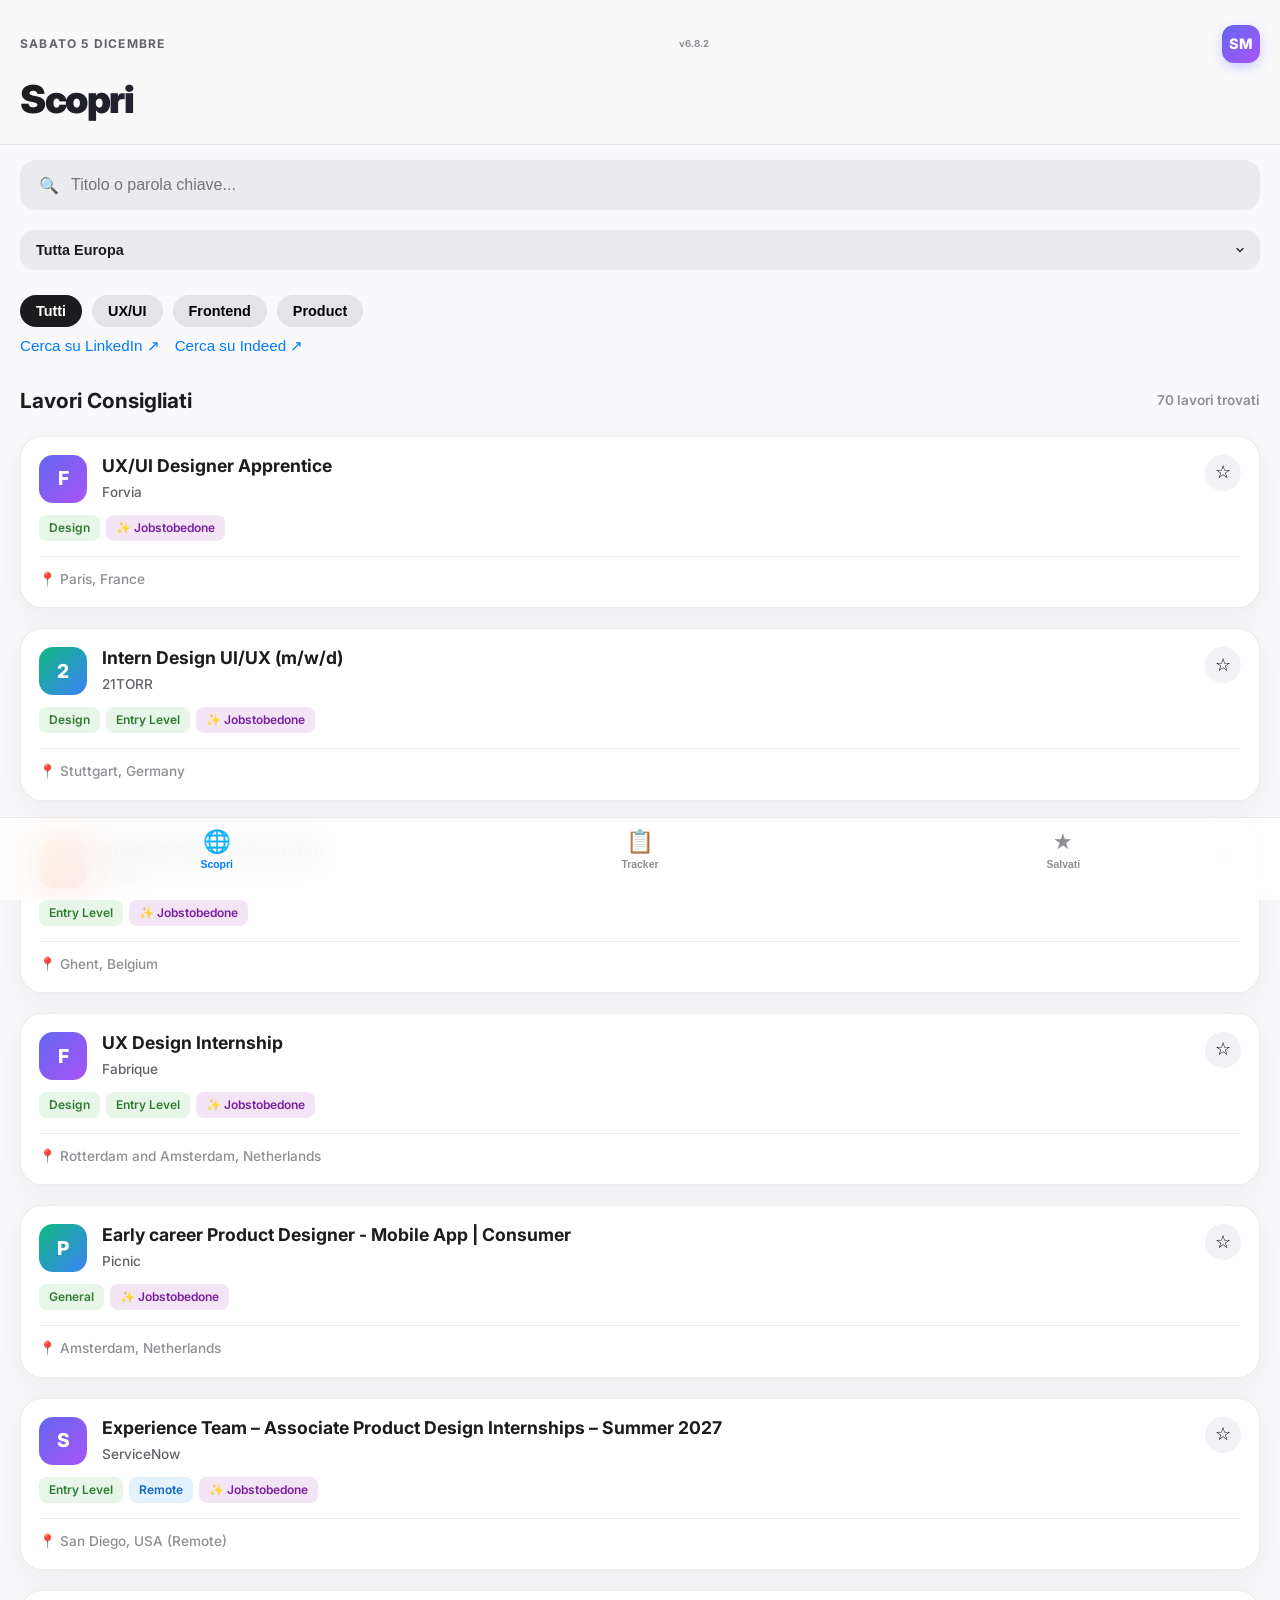
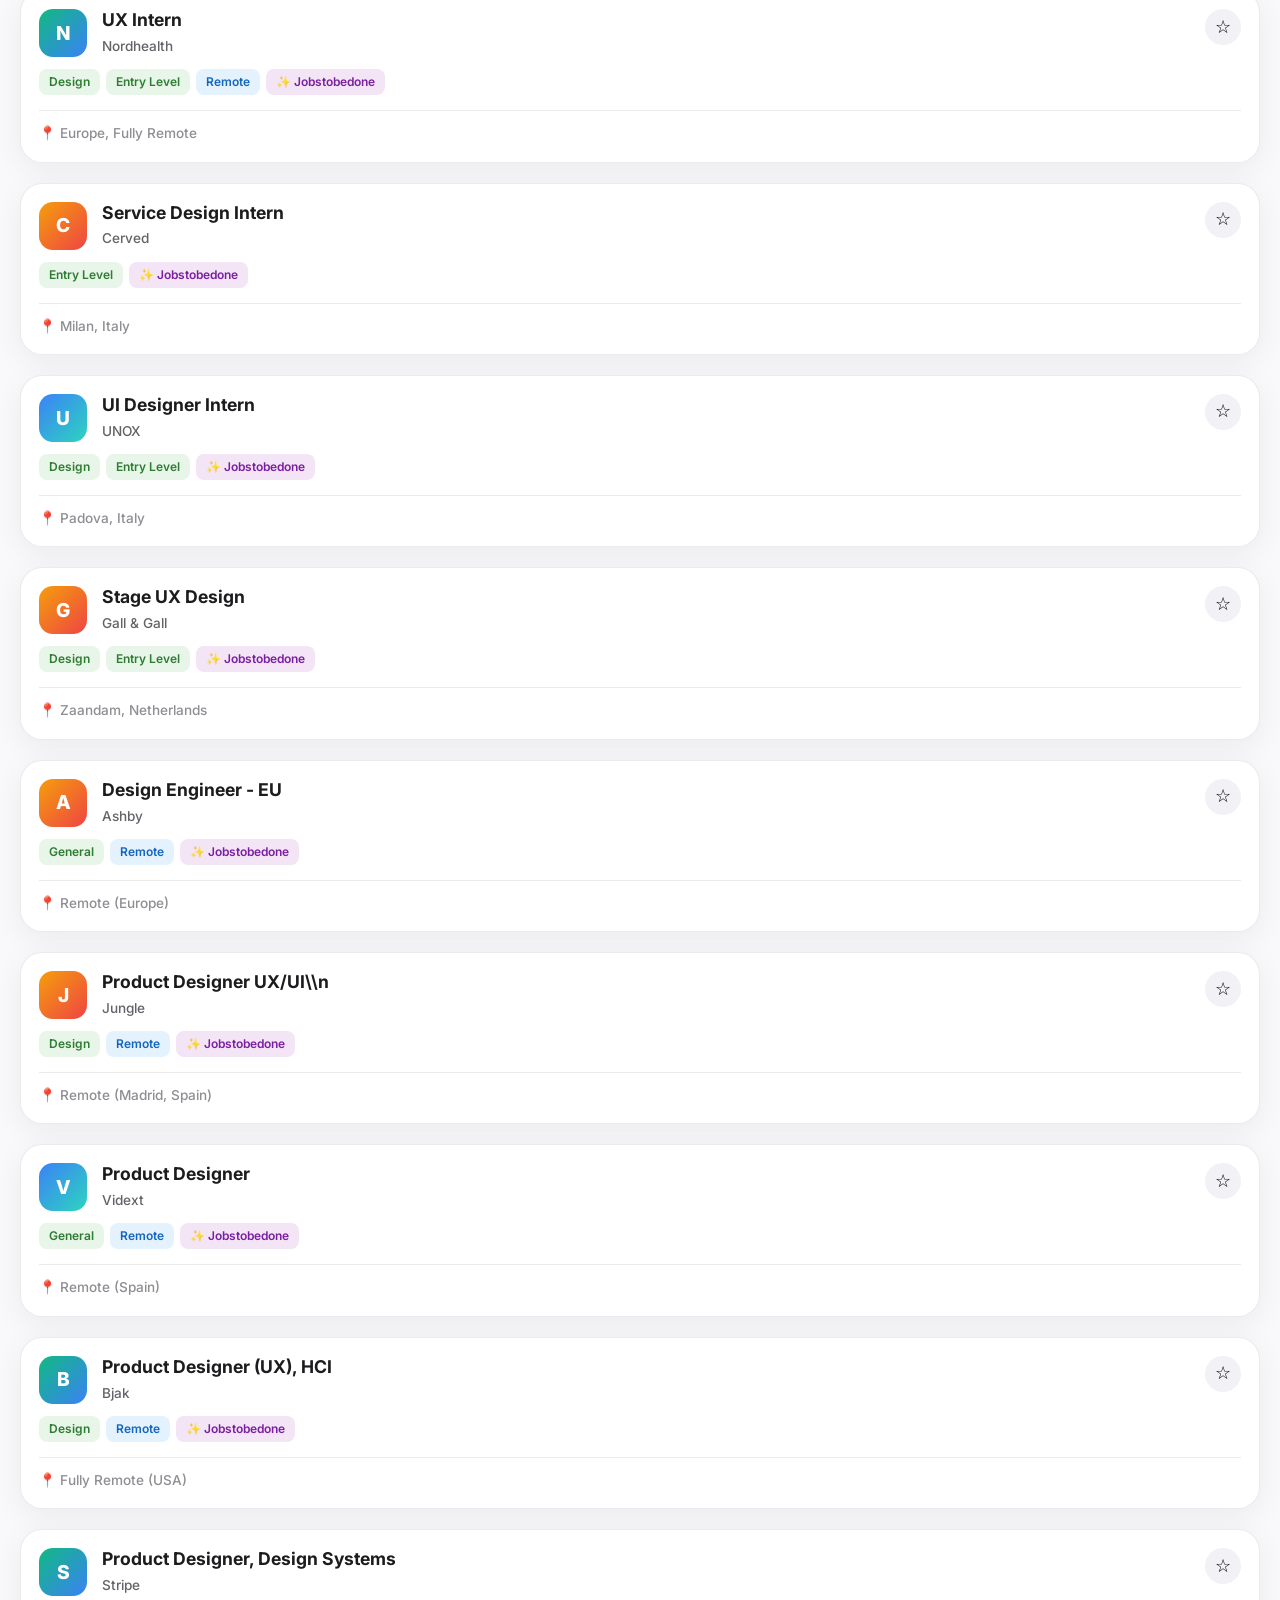
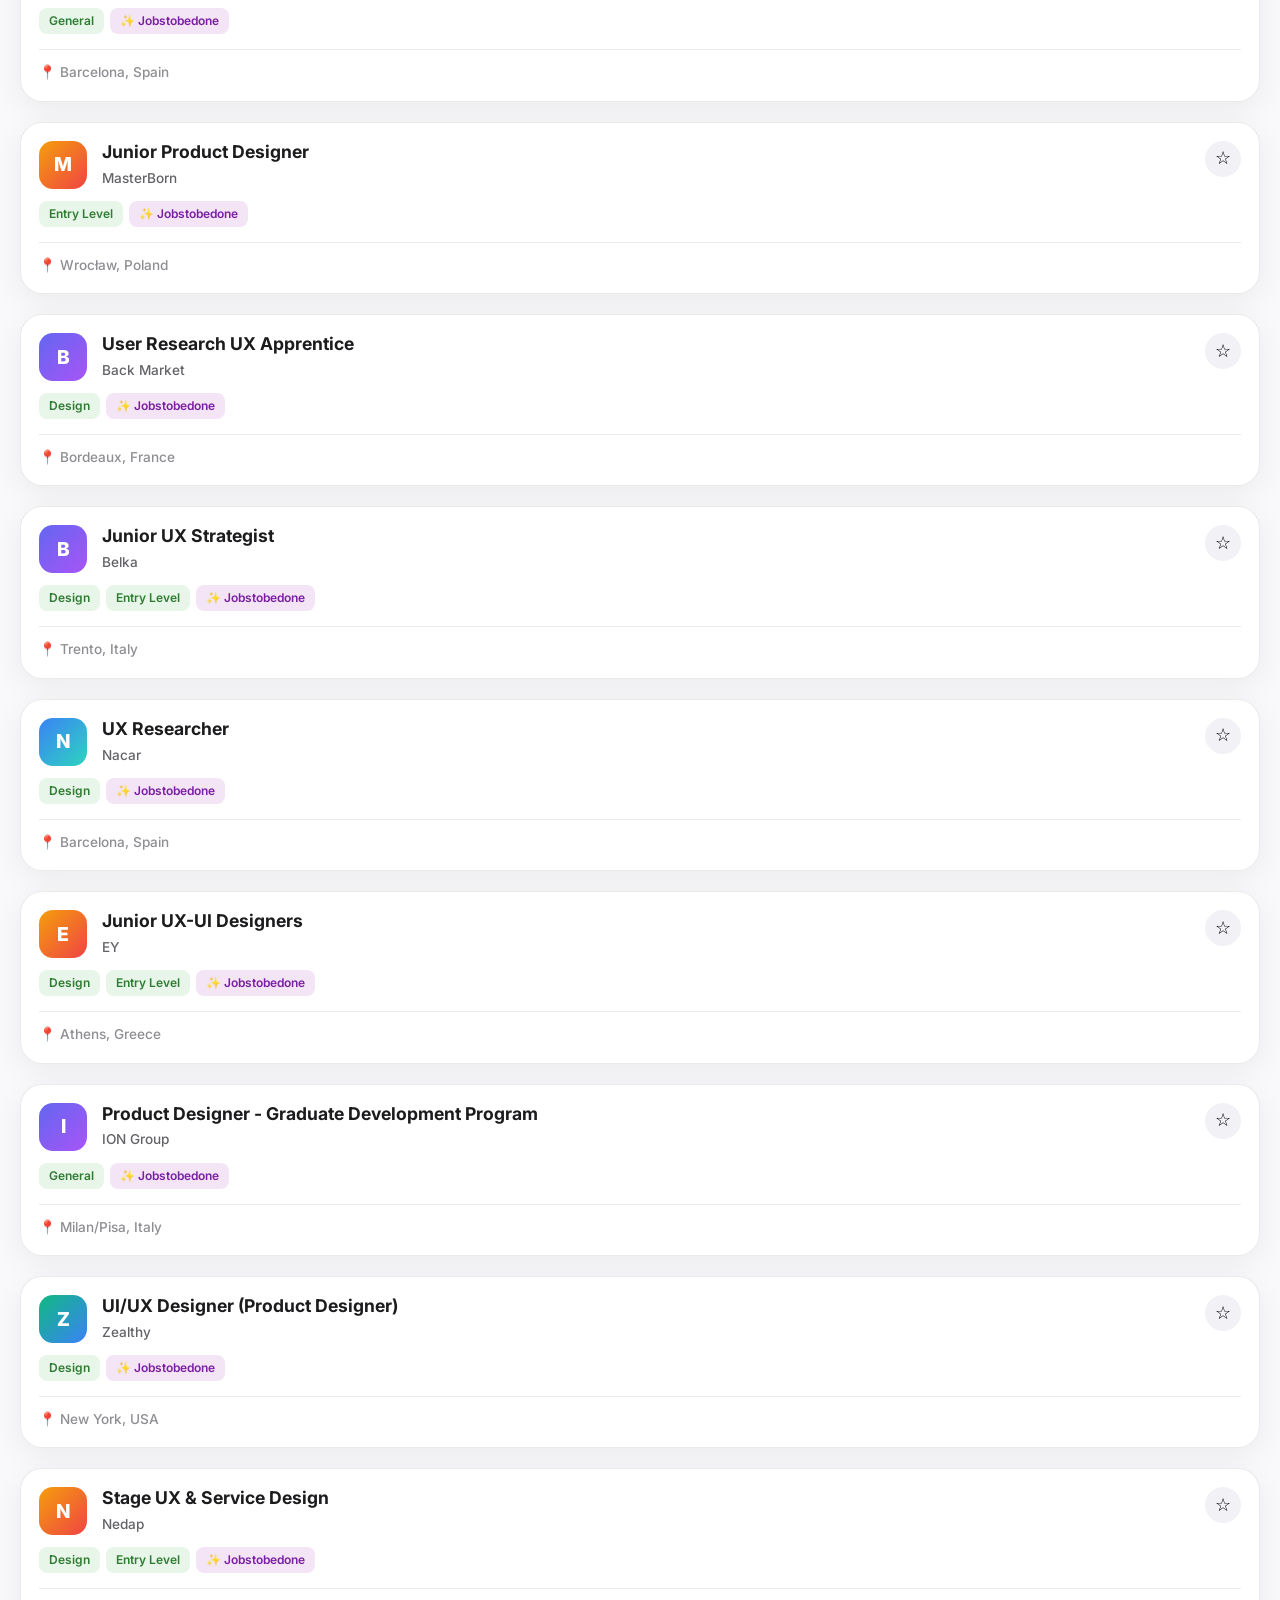
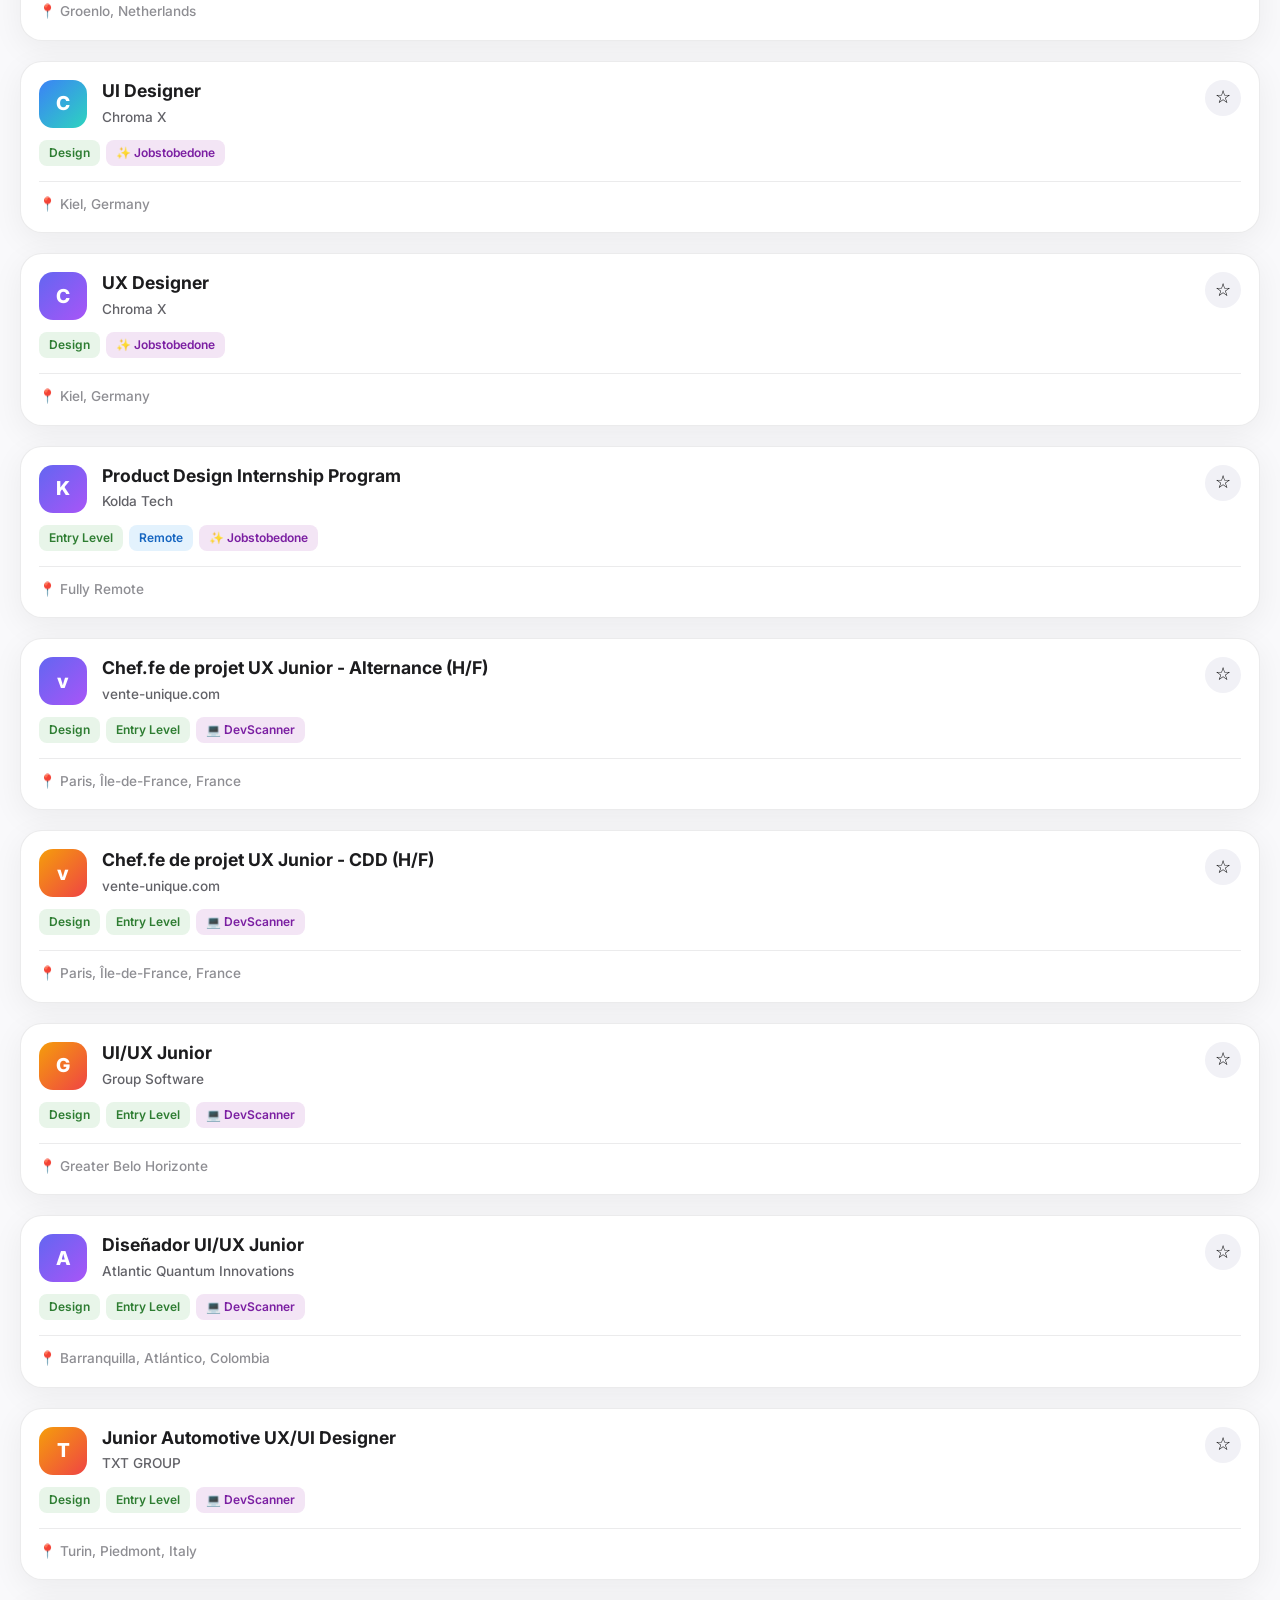
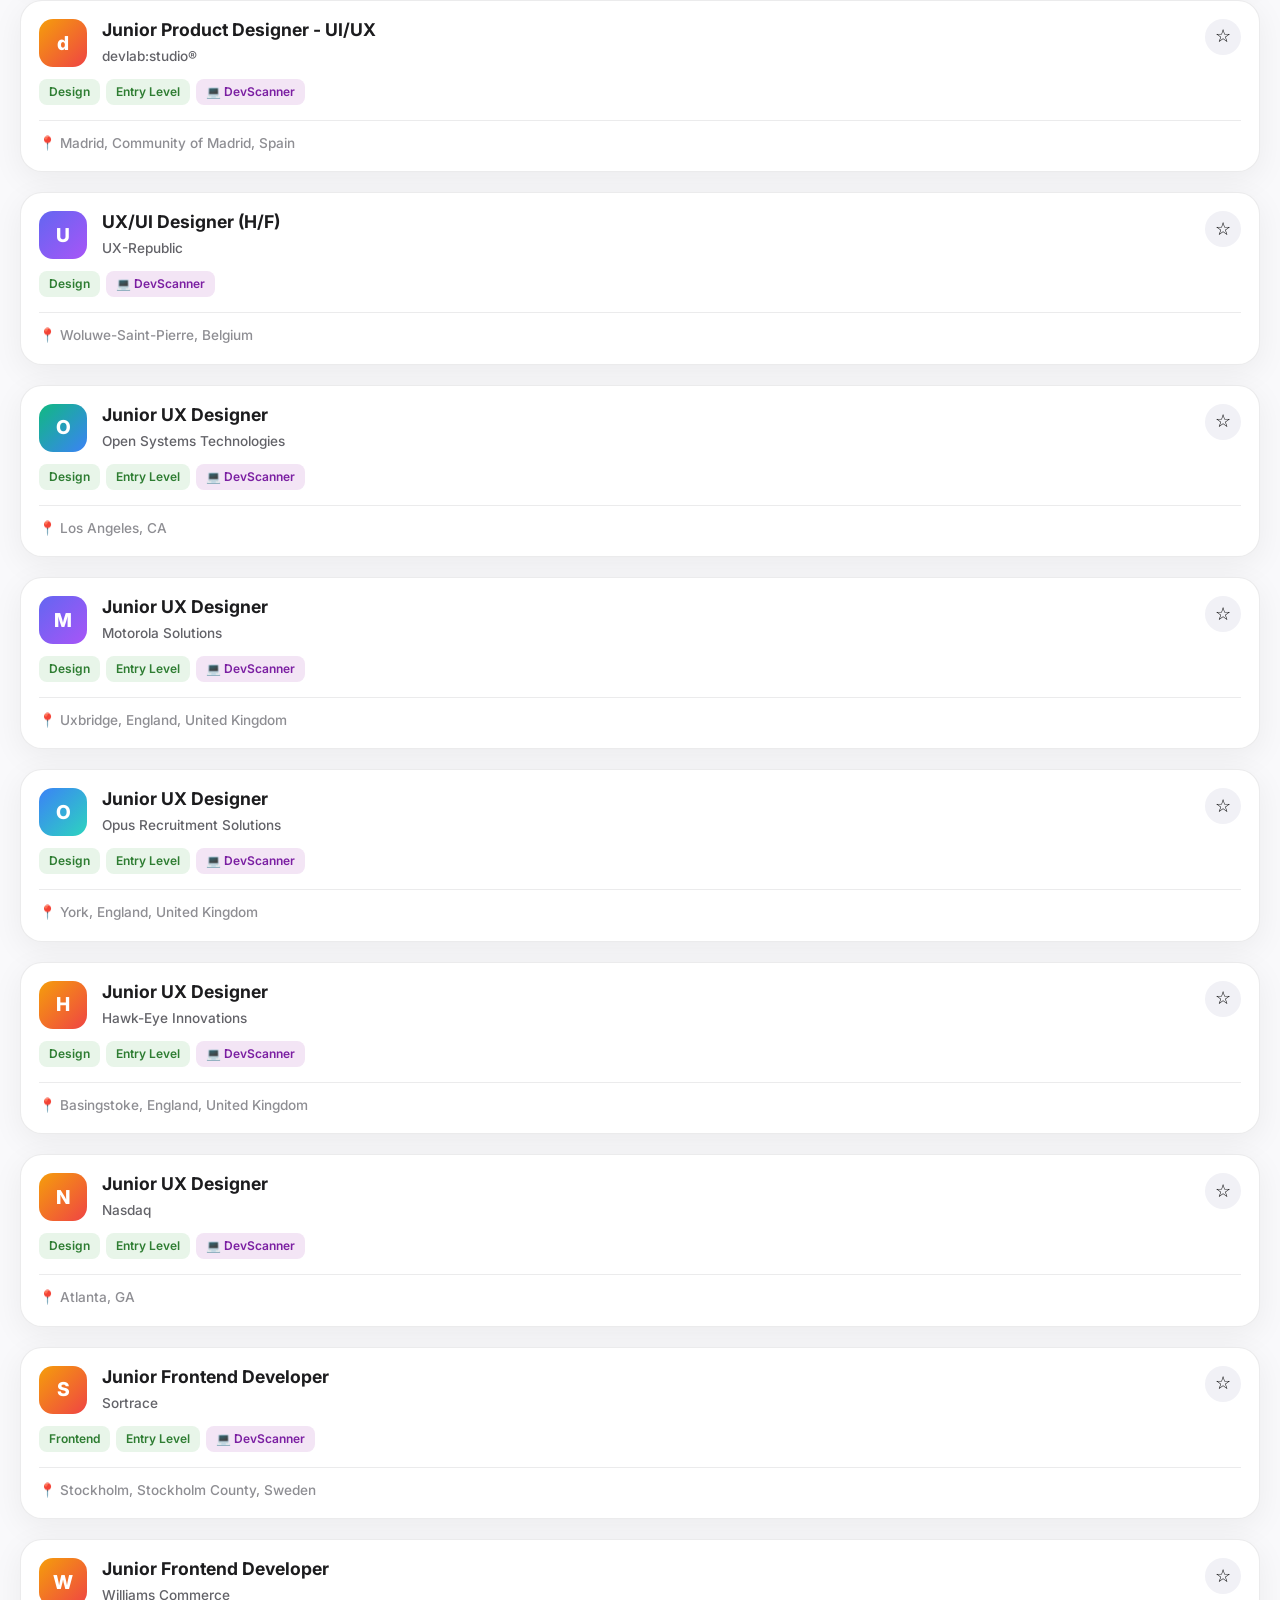
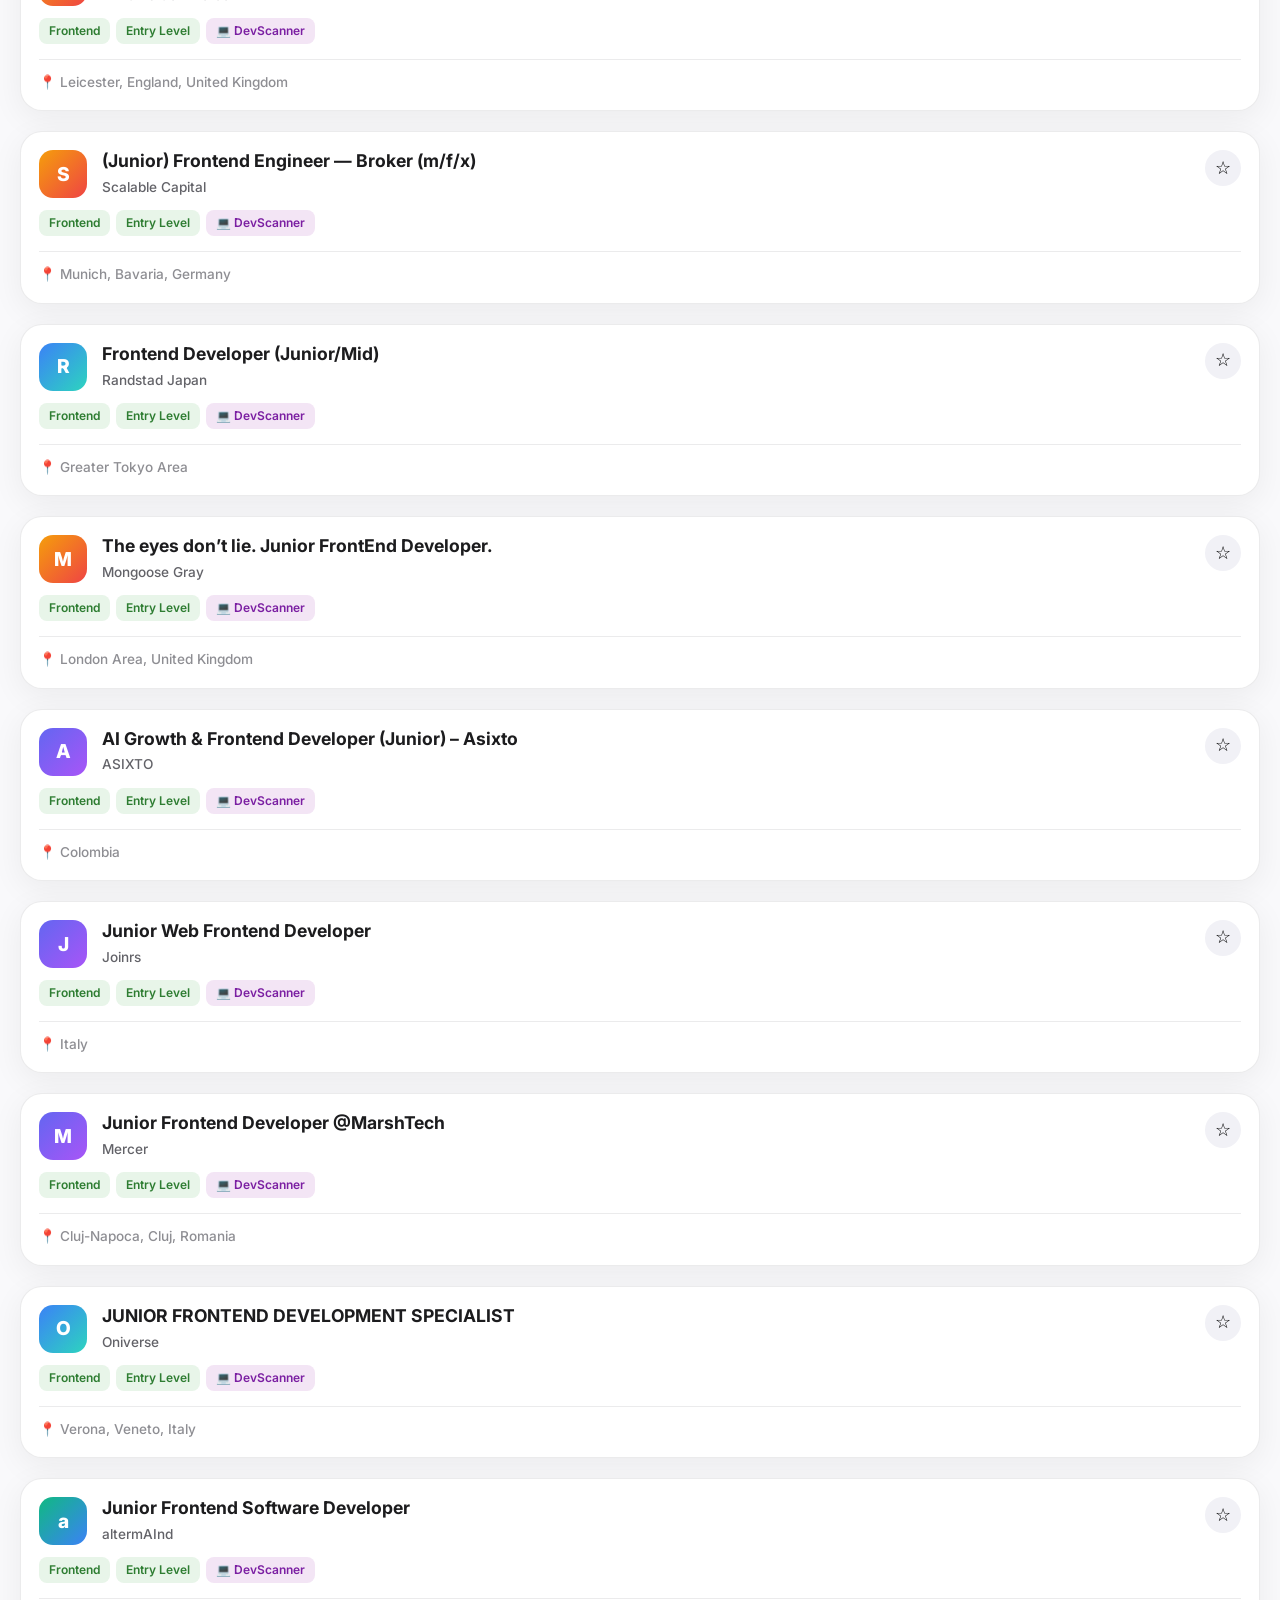
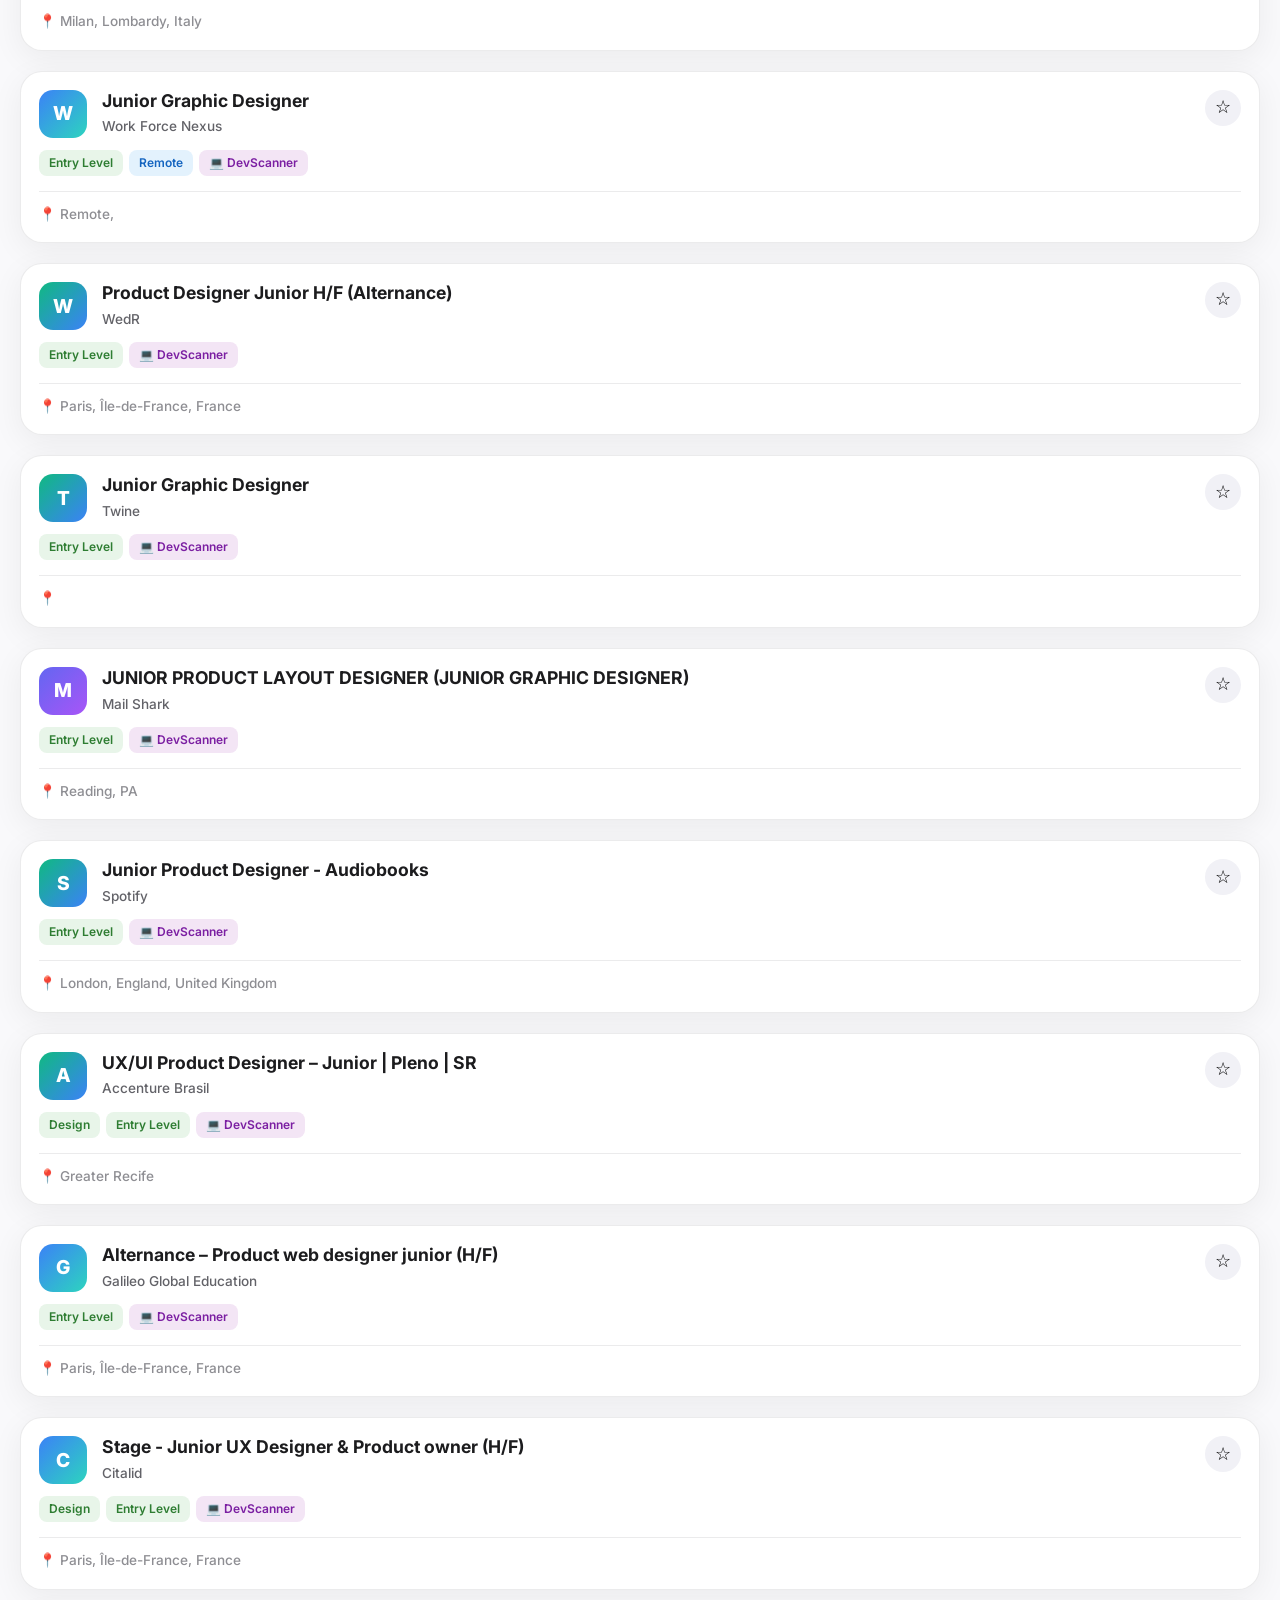
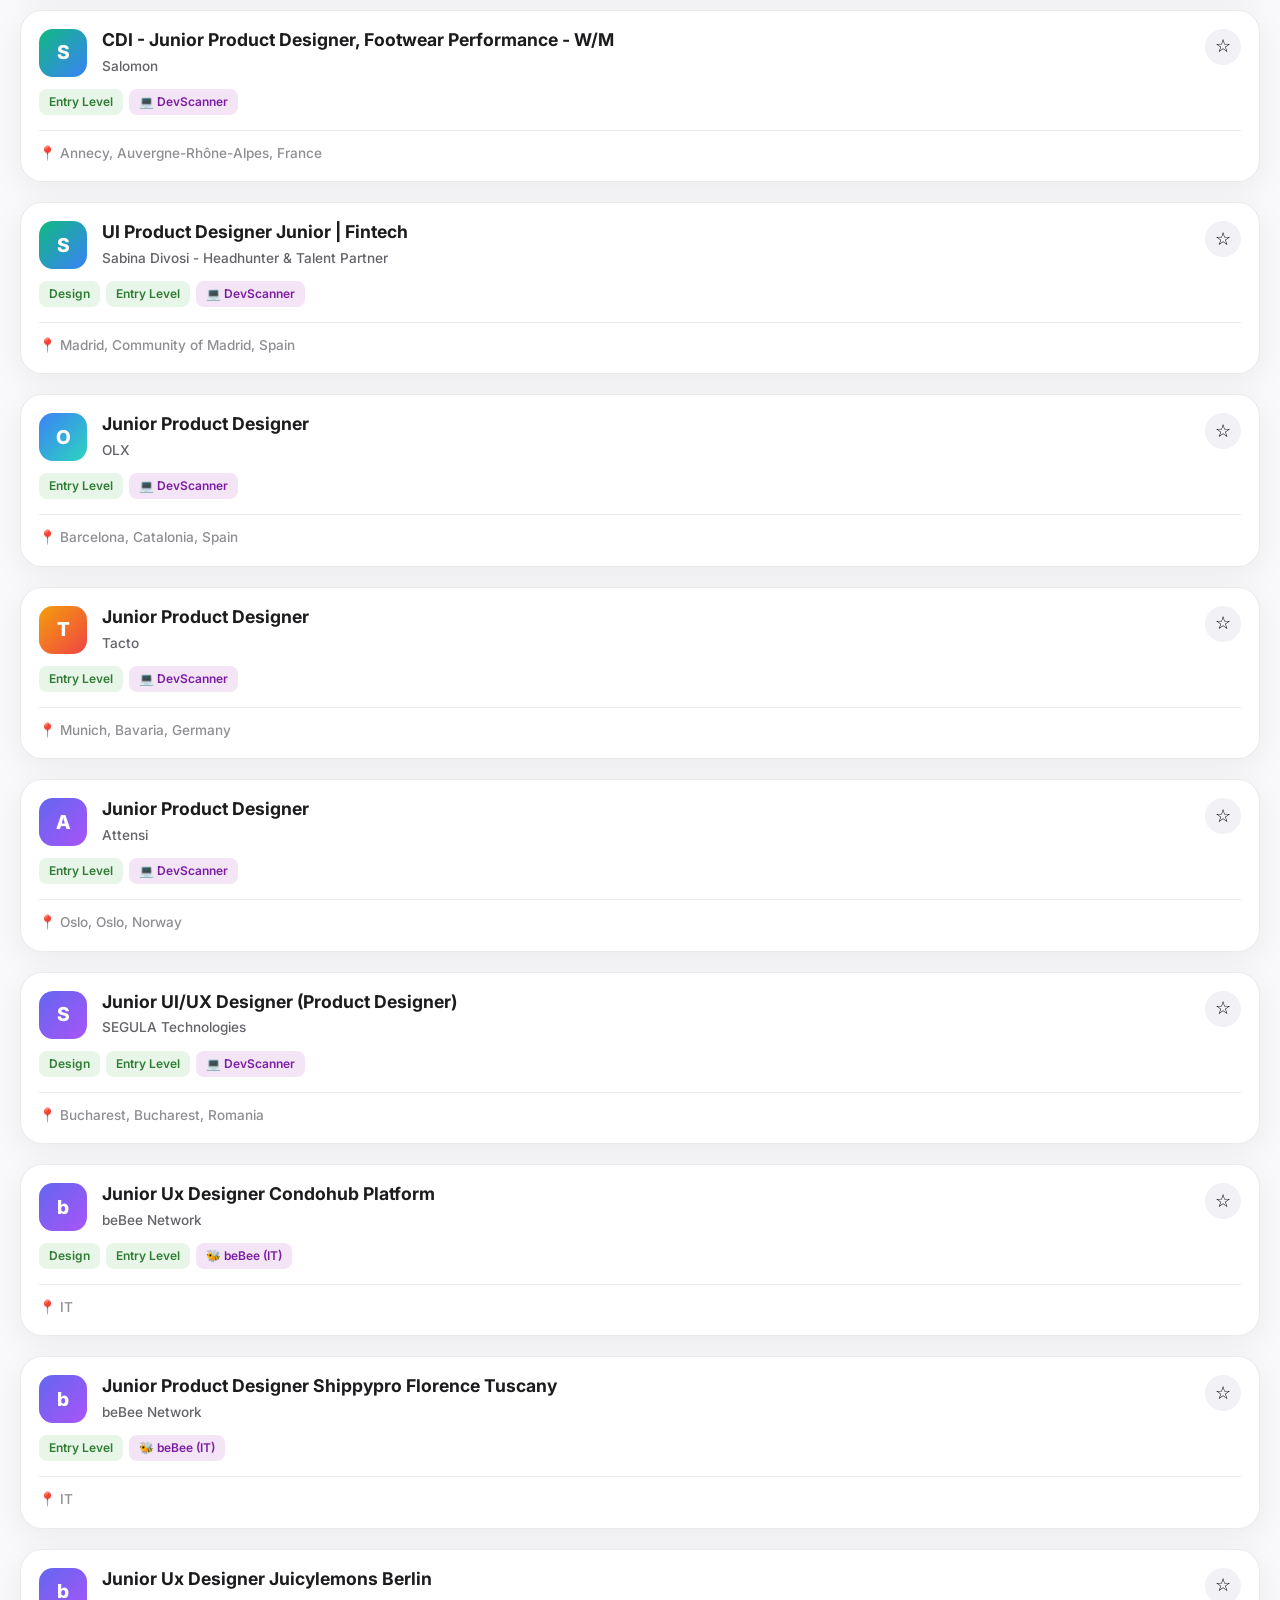
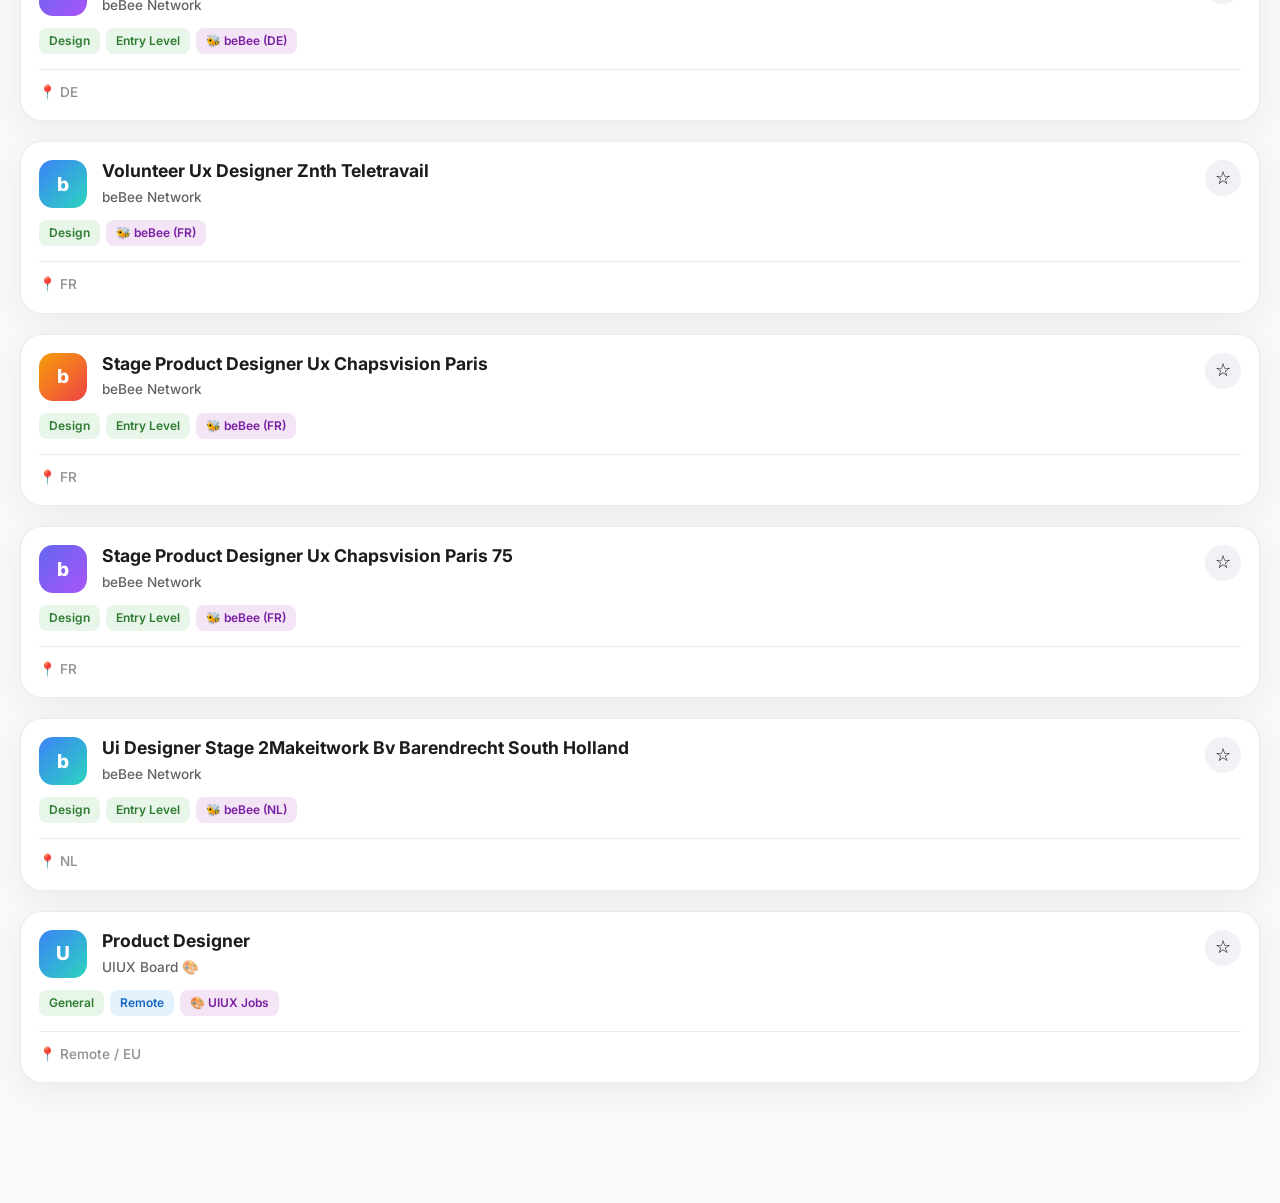
<file: index.html>
<!DOCTYPE html>
<html lang="it">
<head>
    <meta charset="UTF-8">
    <meta name="viewport" content="width=device-width, initial-scale=1.0, maximum-scale=1.0, user-scalable=no">
    <title>EuroJob | Career Tracker</title>
    <meta name="description" content="Gestisci la tua carriera Tech & Design in Europa.">
    <link rel="preconnect" href="https://fonts.googleapis.com">
    <link rel="preconnect" href="https://fonts.gstatic.com" crossorigin>
    <link href="https://fonts.googleapis.com/css2?family=Inter:wght@300;400;500;600;700&display=swap" rel="stylesheet">
    <link rel="manifest" href="manifest.json">
    <meta name="apple-mobile-web-app-capable" content="yes">
    <meta name="apple-mobile-web-app-status-bar-style" content="default">
    <meta name="apple-mobile-web-app-title" content="EuroJob">
    <link rel="apple-touch-icon" href="https://cdn-icons-png.flaticon.com/512/942/942799.png">
    <link rel="stylesheet" href="style.css?v=6.8.2">
</head>
<body class="ios-theme">
    
    <!-- Header dinamico stile Apple -->
    <header class="app-header">
        <div class="header-top">
            <span class="date-label" id="current-date">Lunedì 13 Aprile</span>
            <span style="font-size: 0.6rem; color: var(--ios-gray); font-weight: 700;">v6.8.2</span>
            <div class="user-avatar">SM</div>
        </div>
        <h1 id="page-title">Scopri</h1>
    </header>

    <main id="app-content">
        <!-- SEZIONE SCOPERTA (DEFAULT) -->
        <section id="discovery-view" class="view active">
            <div class="search-bar-apple">
                <span class="search-icon">🔍</span>
                <input type="text" id="job-query" placeholder="Titolo o parola chiave...">
            </div>

            <div class="advanced-filters">
                <select id="country-filter" class="ios-select">
                    <option value="">Tutta Europa</option>
                    <option value="albania">Albania</option>
                    <option value="andorra">Andorra</option>
                    <option value="austria">Austria</option>
                    <option value="belgium">Belgio</option>
                    <option value="bosnia">Bosnia ed Erzegovina</option>
                    <option value="bulgaria">Bulgaria</option>
                    <option value="croatia">Croazia</option>
                    <option value="cyprus">Cipro</option>
                    <option value="czech">Repubblica Ceca</option>
                    <option value="denmark">Danimarca</option>
                    <option value="estonia">Estonia</option>
                    <option value="finland">Finlandia</option>
                    <option value="france">Francia</option>
                    <option value="germany">Germania</option>
                    <option value="greece">Grecia</option>
                    <option value="hungary">Ungheria</option>
                    <option value="iceland">Islanda</option>
                    <option value="ireland">Irlanda</option>
                    <option value="italy">Italia</option>
                    <option value="kosovo">Kosovo</option>
                    <option value="latvia">Lettonia</option>
                    <option value="liechtenstein">Liechtenstein</option>
                    <option value="lithuania">Lituania</option>
                    <option value="luxembourg">Lussemburgo</option>
                    <option value="malta">Malta</option>
                    <option value="moldova">Moldavia</option>
                    <option value="monaco">Monaco</option>
                    <option value="montenegro">Montenegro</option>
                    <option value="netherlands">Paesi Bassi</option>
                    <option value="macedonia">Macedonia del Nord</option>
                    <option value="norway">Norvegia</option>
                    <option value="poland">Polonia</option>
                    <option value="portugal">Portogallo</option>
                    <option value="romania">Romania</option>
                    <option value="serbia">Serbia</option>
                    <option value="slovakia">Slovacchia</option>
                    <option value="slovenia">Slovenia</option>
                    <option value="spain">Spagna</option>
                    <option value="sweden">Svezia</option>
                    <option value="switzerland">Svizzera</option>
                    <option value="turkey">Turchia</option>
                    <option value="ukraine">Ucraina</option>
                    <option value="united kingdom">Regno Unito</option>
                    <option value="remote">Full Remote</option>
                </select>
            </div>

            <div class="horizontal-scroll-filters">
                <button class="filter-chip active" data-category="all">Tutti</button>
                <button class="filter-chip" data-category="UX/UI">UX/UI</button>
                <button class="filter-chip" data-category="Frontend">Frontend</button>
                <button class="filter-chip" data-category="Product">Product</button>
            </div>

            <div class="external-search-links">
                <button class="text-link" onclick="openExternalSearch('linkedin')">Cerca su LinkedIn ↗</button>
                <button class="text-link" onclick="openExternalSearch('indeed')">Cerca su Indeed ↗</button>
            </div>

            <div class="section-title-group">
                <h2>Lavori Consigliati</h2>
                <span id="jobs-count" style="font-size:0.85rem; color:var(--ios-gray); font-weight:600;"></span>
            </div>

            <div id="jobs-container" class="ios-list">
                <!-- I lavori verranno inseriti qui -->
            </div>
        </section>

        <!-- SEZIONE TRACKER (CANDIDATURE) -->
        <section id="tracker-view" class="view">
            <div class="stats-grid">
                <div class="stat-card">
                    <span class="stat-value" id="count-applied">0</span>
                    <span class="stat-label">Inviate</span>
                </div>
                <div class="stat-card">
                    <span class="stat-value" id="count-interviews">0</span>
                    <span class="stat-label">Colloqui</span>
                </div>
            </div>

            <div class="section-title-group">
                <h2>Le mie candidature</h2>
            </div>
            
            <div id="tracker-container" class="ios-list">
                <!-- Candidature salvate qui -->
                <div class="empty-state">
                    <p>Non hai ancora salvato nessuna candidatura.</p>
                </div>
            </div>
        </section>

        <!-- SEZIONE SALVATI -->
        <section id="saved-view" class="view">
            <div class="section-title-group">
                <h2>Salvati per dopo</h2>
            </div>
            <div id="saved-container" class="ios-list">
                <div class="empty-state">
                    <p>I lavori che salvi appariranno qui.</p>
                </div>
            </div>
        </section>
    </main>

    <!-- TAB BAR INFERIORE -->
    <nav class="tab-bar">
        <button class="tab-item active" data-view="discovery-view">
            <span class="tab-icon">🌐</span>
            <span class="tab-label">Scopri</span>
        </button>
        <button class="tab-item" data-view="tracker-view">
            <span class="tab-icon">📋</span>
            <span class="tab-label">Tracker</span>
        </button>
        <button class="tab-item" data-view="saved-view">
            <span class="tab-icon">★</span>
            <span class="tab-label">Salvati</span>
        </button>
    </nav>

    <!-- Overlay per Dettagli Lavoro -->
    <div id="job-detail-modal" class="modal">
        <div class="modal-content">
            <div class="modal-handle"></div>
            <div id="modal-body">
                <!-- Dettagli dinamici -->
            </div>
        </div>
    </div>

    <script src="app.js?v=6.8.2"></script>
</body>
</html>
</file>
<file: style.css>
:root {
    --ios-bg: #F9F9FB;
    --acc-primary: #6366F1;
    --acc-secondary: #A855F7;
    --acc-gradient: linear-gradient(135deg, #6366F1 0%, #A855F7 100%);
    --ios-white: #FFFFFF;
    --ios-blue: #007AFF;
    --ios-green: #34C759;
    --ios-gray: #8E8E93;
    --ios-label: #1C1C1E;
    --ios-secondary-label: #3C3C43;
    --ios-tertiary-label: rgba(60, 60, 67, 0.6);
    --ios-separator: rgba(60, 60, 67, 0.1);
    --radius-ios: 22px;
    --shadow-soft: 0 8px 32px rgba(0,0,0,0.06);
}

* {
    margin: 0;
    padding: 0;
    box-sizing: border-box;
    -webkit-tap-highlight-color: transparent;
}

body {
    font-family: 'Inter', -apple-system, BlinkMacSystemFont, 'Segoe UI', Roboto, sans-serif;
    background-color: var(--ios-bg);
    color: var(--ios-label);
    line-height: 1.5;
    padding-bottom: 90px;
    overflow-x: hidden;
}

/* Glassmorphism Header */
.app-header {
    background-color: rgba(249, 249, 251, 0.8);
    backdrop-filter: blur(20px);
    -webkit-backdrop-filter: blur(20px);
    padding: 25px 20px 15px;
    position: sticky;
    top: 0;
    z-index: 100;
    border-bottom: 0.5px solid var(--ios-separator);
}

.header-top {
    display: flex;
    justify-content: space-between;
    align-items: center;
    margin-bottom: 8px;
}

.date-label {
    font-weight: 700;
    color: var(--ios-secondary-label);
    text-transform: uppercase;
    font-size: 0.75rem;
    letter-spacing: 1.2px;
    opacity: 0.8;
}

.user-avatar {
    width: 38px;
    height: 38px;
    background: var(--acc-gradient);
    color: white;
    border-radius: 12px;
    display: flex;
    align-items: center;
    justify-content: center;
    font-weight: 800;
    font-size: 0.9rem;
    box-shadow: 0 4px 12px rgba(99, 102, 241, 0.3);
}

h1 {
    font-size: 2.4rem;
    font-weight: 900;
    letter-spacing: -1.5px;
    background: linear-gradient(to right, #1C1C1E, #6366F1);
    -webkit-background-clip: text;
    -webkit-text-fill-color: transparent;
}

/* Premium Search Bar */
.search-bar-apple {
    margin: 15px 20px;
    background: #EBEBEF;
    border-radius: 16px;
    display: flex;
    align-items: center;
    padding: 12px 18px;
    gap: 12px;
    transition: all 0.3s ease;
    border: 1px solid transparent;
}

.search-bar-apple:focus-within {
    background: #FFFFFF;
    border-color: var(--acc-primary);
    box-shadow: 0 0 0 4px rgba(99, 102, 241, 0.1);
}

.search-bar-apple input {
    background: transparent;
    border: none;
    outline: none;
    font-size: 1rem;
    font-weight: 500;
    width: 100%;
    color: var(--ios-label);
}

/* Advanced Filters */
.advanced-filters {
    padding: 5px 20px 15px;
    display: flex;
    justify-content: space-between;
    align-items: center;
    gap: 12px;
}

.ios-select {
    background: #EBEBEF;
    border: none;
    padding: 12px 16px;
    border-radius: 14px;
    font-size: 0.9rem;
    font-weight: 600;
    color: var(--ios-label);
    flex: 1;
    outline: none;
    appearance: none;
    background-image: url("data:image/svg+xml,%3Csvg xmlns='http://www.w3.org/2000/svg' width='12' height='12' viewBox='0 0 24 24' fill='none' stroke='%23333' stroke-width='3' stroke-linecap='round' stroke-linejoin='round'%3E%3Cpath d='m6 9 6 6 6-6'/%3E%3C/svg%3E");
    background-repeat: no-repeat;
    background-position: right 14px center;
}

.toggle-container {
    display: flex;
    align-items: center;
    gap: 8px;
    background: var(--ios-white);
    padding: 8px 12px;
    border-radius: 12px;
    border: 0.5px solid var(--ios-separator);
}

.toggle-label {
    font-size: 0.8rem;
    font-weight: 700;
    color: var(--ios-secondary-label);
}

.save-btn {
    background: #F1F1F6;
    border: none;
    width: 36px;
    height: 36px;
    border-radius: 50%;
    display: flex;
    align-items: center;
    justify-content: center;
    font-size: 1.1rem;
    transition: all 0.2s;
}

.external-search-links {
    padding: 0 20px 10px;
    display: flex;
    gap: 15px;
}

.btn-primary-mini {
    background-color: var(--ios-blue);
    color: white;
    border: none;
    padding: 6px 14px;
    border-radius: 14px;
    font-weight: 700;
    font-size: 0.85rem;
}

.save-btn.active {
    background: var(--ios-blue);
    color: white;
}

/* Modal Enhancements */
.modal-actions {
    display: grid;
    grid-template-columns: 1fr 1fr;
    gap: 12px;
    margin-top: 20px;
}

/* Horizontal Filters */
.horizontal-scroll-filters {
    display: flex;
    padding: 10px 20px;
    gap: 10px;
    overflow-x: auto;
    scrollbar-width: none;
}

.horizontal-scroll-filters::-webkit-scrollbar {
    display: none;
}

.filter-chip {
    background-color: #E3E3E8;
    border: none;
    padding: 8px 16px;
    border-radius: 18px;
    font-weight: 600;
    font-size: 0.9rem;
    white-space: nowrap;
    cursor: pointer;
    transition: all 0.2s;
}

.filter-chip.active {
    background-color: var(--ios-label);
    color: var(--ios-white);
}

/* List Style */
.section-title-group {
    display: flex;
    justify-content: space-between;
    align-items: center;
    padding: 20px 20px 10px;
}

.section-title-group h2 {
    font-size: 1.3rem;
    font-weight: 700;
}

.text-link {
    color: var(--ios-blue);
    background: none;
    border: none;
    font-weight: 500;
    font-size: 0.95rem;
}

/* iOS Cards */
.ios-list {
    padding: 10px 20px;
}

.ios-card {
    background: var(--ios-white);
    border-radius: var(--radius-ios);
    padding: 18px;
    margin-bottom: 20px;
    box-shadow: var(--shadow-soft);
    border: 0.5px solid var(--ios-separator);
    transition: transform 0.2s cubic-bezier(0.4, 0, 0.2, 1), box-shadow 0.2s ease;
    cursor: pointer;
    position: relative;
    overflow: hidden;
}

.ios-card:active {
    transform: scale(0.97);
}

.card-header {
    display: flex;
    align-items: flex-start;
    gap: 15px;
    margin-bottom: 12px;
}

.card-icon {
    width: 48px;
    height: 48px;
    border-radius: 14px;
    display: flex;
    align-items: center;
    justify-content: center;
    color: white;
    font-weight: 800;
    font-size: 1.2rem;
    flex-shrink: 0;
}

.card-title-group {
    flex: 1;
    min-width: 0;
}

.card-title {
    font-weight: 700;
    font-size: 1.1rem;
    color: var(--ios-label);
    margin-bottom: 4px;
    display: -webkit-box;
    -webkit-line-clamp: 3;
    -webkit-box-orient: vertical;
    overflow: hidden;
    white-space: normal;
    line-height: 1.3;
}

.card-subtitle {
    font-weight: 500;
    font-size: 0.85rem;
    color: var(--ios-secondary-label);
    opacity: 0.8;
}

.card-tags {
    display: flex;
    flex-wrap: wrap;
    gap: 6px;
    margin-bottom: 15px;
}

.mini-tag {
    padding: 4px 10px;
    border-radius: 8px;
    font-size: 0.75rem;
    font-weight: 600;
    background: #F1F1F6;
    color: var(--ios-secondary-label);
}

.mini-tag.green { background: #E8F5E9; color: #2E7D32; }
.mini-tag.blue { background: #E3F2FD; color: #1565C0; }
.mini-tag.purple { background: #F3E5F5; color: #7B1FA2; }
.mini-tag.accent { background: var(--acc-gradient); color: white; }

.card-footer {
    display: flex;
    justify-content: space-between;
    align-items: center;
    padding-top: 12px;
    border-top: 0.5px solid var(--ios-separator);
}

.card-location {
    font-size: 0.85rem;
    color: var(--ios-gray);
    font-weight: 500;
}

/* Tab Bar */
.tab-bar {
    position: fixed;
    bottom: 0;
    left: 0;
    right: 0;
    background: rgba(255, 255, 255, 0.8);
    backdrop-filter: blur(20px);
    border-top: 0.5px solid var(--ios-separator);
    display: flex;
    justify-content: space-around;
    padding: 10px 5px 30px; /* Padding for home indicator */
    z-index: 100;
}

.tab-item {
    background: none;
    border: none;
    display: flex;
    flex-direction: column;
    align-items: center;
    gap: 4px;
    color: var(--ios-gray);
    flex: 1;
}

.tab-item.active {
    color: var(--ios-blue);
}

.tab-icon {
    font-size: 1.4rem;
}

.tab-label {
    font-size: 0.65rem;
    font-weight: 600;
}

/* Stats */
.stats-grid {
    display: grid;
    grid-template-columns: 1fr 1fr;
    gap: 15px;
    padding: 20px;
}

.stat-card {
    background: var(--ios-white);
    padding: 15px;
    border-radius: var(--radius-ios);
    display: flex;
    flex-direction: column;
    align-items: start;
    box-shadow: 0 4px 12px rgba(0,0,0,0.03);
}

.stat-value {
    font-size: 1.8rem;
    font-weight: 800;
    color: var(--ios-blue);
}

.stat-label {
    font-size: 0.85rem;
    font-weight: 600;
    color: var(--ios-secondary-label);
}

/* Modal Bottom Sheet */
.modal {
    position: fixed;
    top: 0;
    left: 0;
    right: 0;
    bottom: 0;
    background: rgba(0,0,0,0.4);
    z-index: 200;
    display: none;
    align-items: flex-end;
}

.modal.active {
    display: flex;
}

.modal-content {
    background: var(--ios-white);
    width: 100%;
    min-height: 80vh;
    border-radius: 30px 30px 0 0;
    padding: 15px 20px 40px;
    animation: slideUp 0.3s ease-out;
    max-width: 600px;
    margin: 0 auto;
}

@keyframes slideUp {
    from { transform: translateY(100%); }
    to { transform: translateY(0); }
}

.modal-handle {
    width: 40px;
    height: 5px;
    background: #E3E3E8;
    border-radius: 5px;
    margin: 0 auto 20px;
}

/* View Control */
.view {
    display: none;
}

.view.active {
    display: block;
    animation: fadeIn 0.3s ease;
}

@keyframes fadeIn {
    from { opacity: 0; transform: translateY(10px); }
    to { opacity: 1; transform: translateY(0); }
}

.empty-state {
    text-align: center;
    padding: 60px 20px;
    color: var(--ios-tertiary-label);
}

/* Buttons in Modal */
.btn-apple-primary {
    background: var(--ios-blue);
    color: white;
    border: none;
    padding: 16px;
    width: 100%;
    border-radius: 12px;
    font-weight: 700;
    font-size: 1rem;
    margin-top: 20px;
}

.btn-apple-secondary {
    background: #F1F1F6;
    color: var(--ios-blue);
    border: none;
    padding: 12px;
    width: 100%;
    border-radius: 12px;
    font-weight: 600;
    margin-top: 10px;
}
</file>
